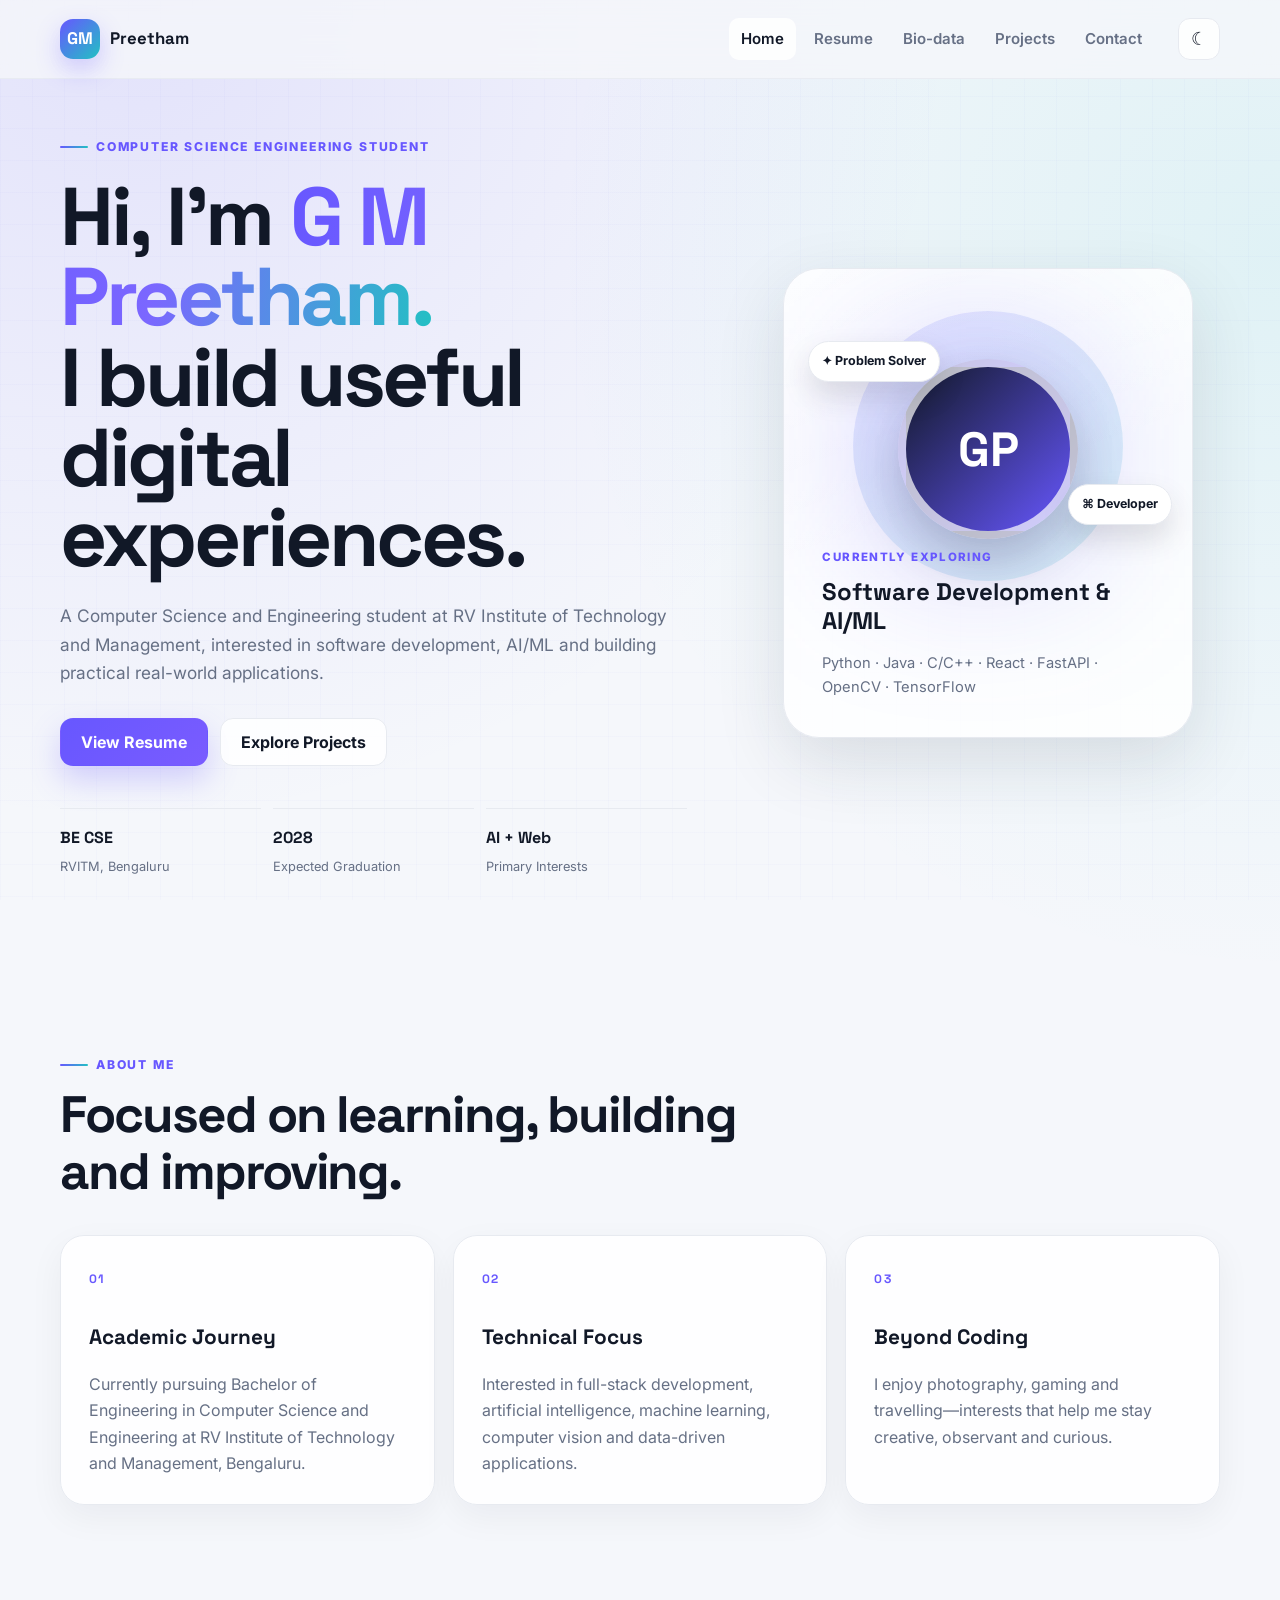
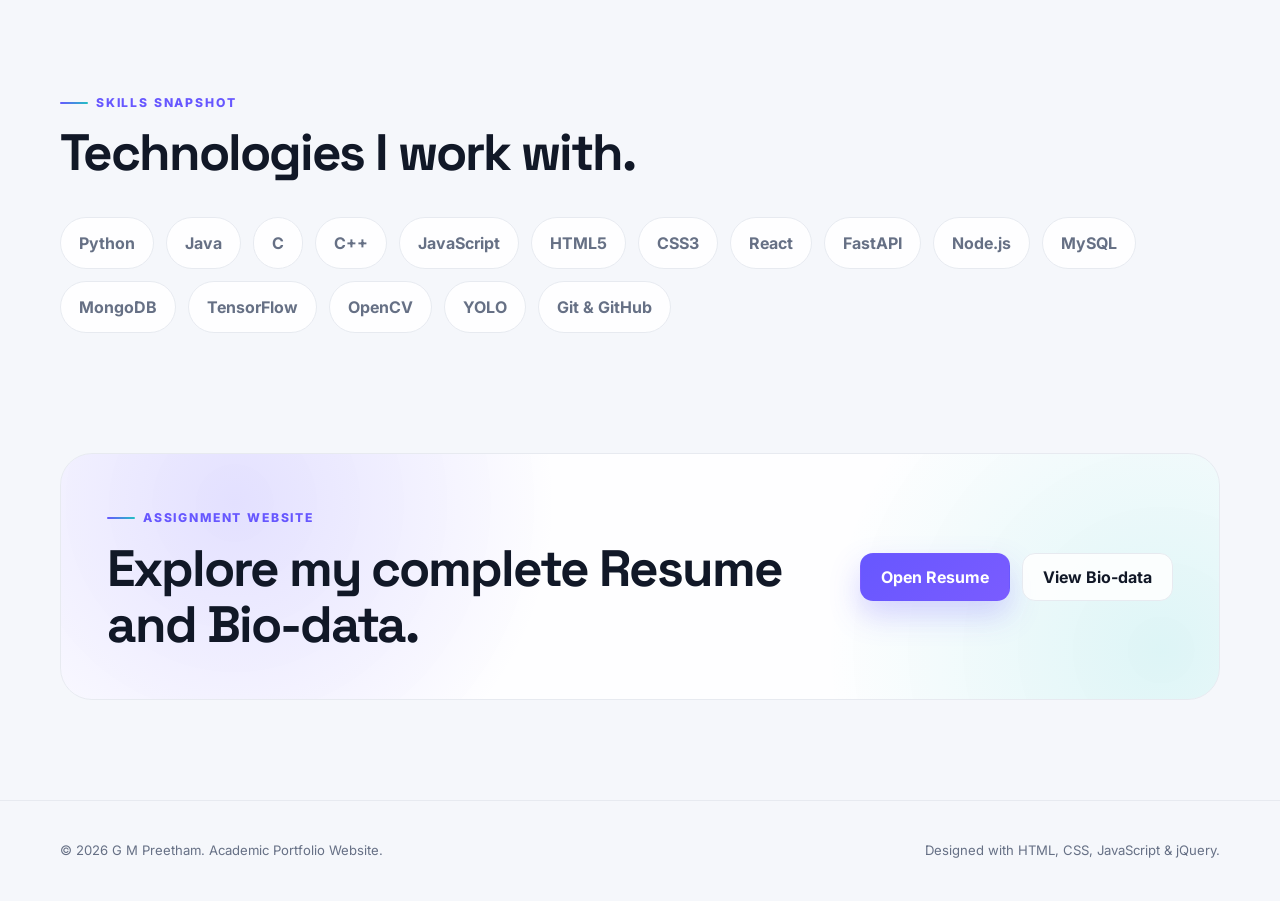
<file: index.html>
<!DOCTYPE html>
<html lang="en">
<head>
  <meta charset="UTF-8">
  <meta name="viewport" content="width=device-width, initial-scale=1.0">
  <meta name="description" content="Portfolio, Resume and Bio-data of G M Preetham, Computer Science Engineering student at RVITM.">
  <title>G M Preetham | Portfolio</title>

  <link rel="preconnect" href="https://fonts.googleapis.com">
  <link rel="preconnect" href="https://fonts.gstatic.com" crossorigin>
  <link href="https://fonts.googleapis.com/css2?family=Inter:wght@400;500;600;700;800&family=Space+Grotesk:wght@500;600;700&display=swap" rel="stylesheet">

  <link rel="stylesheet" href="style.css">
  <script src="https://code.jquery.com/jquery-3.7.1.min.js"></script>
</head>
<body>
  <div class="page-loader">
    <div class="loader-ring"></div>
  </div>

  <header class="site-header">
    <nav class="navbar container">
      <a class="brand" href="index.html">
        <span class="brand-mark">GM</span>
        <span>Preetham</span>
      </a>

      <button class="menu-toggle" aria-label="Open navigation menu" aria-expanded="false">
        <span></span><span></span><span></span>
      </button>

      <div class="nav-links">
        <a class="active" href="index.html">Home</a>
        <a href="resume.html">Resume</a>
        <a href="biodata.html">Bio-data</a>
        <a href="projects.html">Projects</a>
        <a href="contact.html">Contact</a>
      </div>

      <button class="theme-toggle" aria-label="Toggle dark mode">☾</button>
    </nav>
  </header>

  <main>
    <section class="hero container">
      <div class="hero-copy reveal">
        <span class="eyebrow">COMPUTER SCIENCE ENGINEERING STUDENT</span>
        <h1>Hi, I’m <span>G M Preetham.</span><br>I build useful digital experiences.</h1>
        <p>
          A Computer Science and Engineering student at RV Institute of Technology and Management,
          interested in software development, AI/ML and building practical real-world applications.
        </p>

        <div class="hero-actions">
          <a class="btn primary" href="resume.html">View Resume</a>
          <a class="btn secondary" href="projects.html">Explore Projects</a>
        </div>

        <div class="hero-meta">
          <div>
            <strong>BE CSE</strong>
            <span>RVITM, Bengaluru</span>
          </div>
          <div>
            <strong>2028</strong>
            <span>Expected Graduation</span>
          </div>
          <div>
            <strong>AI + Web</strong>
            <span>Primary Interests</span>
          </div>
        </div>
      </div>

      <div class="hero-visual reveal">
        <div class="profile-card">
          <div class="profile-glow"></div>
          <div class="avatar">GP</div>
          <div class="profile-card-content">
            <p class="small-label">CURRENTLY EXPLORING</p>
            <h2>Software Development & AI/ML</h2>
            <p>Python · Java · C/C++ · React · FastAPI · OpenCV · TensorFlow</p>
          </div>
          <div class="floating-chip chip-one">✦ Problem Solver</div>
          <div class="floating-chip chip-two">⌘ Developer</div>
        </div>
      </div>
    </section>

    <section class="section container">
      <div class="section-heading reveal">
        <span class="eyebrow">ABOUT ME</span>
        <h2>Focused on learning, building and improving.</h2>
      </div>

      <div class="about-grid">
        <article class="glass-card reveal">
          <span class="card-number">01</span>
          <h3>Academic Journey</h3>
          <p>
            Currently pursuing Bachelor of Engineering in Computer Science and Engineering at
            RV Institute of Technology and Management, Bengaluru.
          </p>
        </article>

        <article class="glass-card reveal">
          <span class="card-number">02</span>
          <h3>Technical Focus</h3>
          <p>
            Interested in full-stack development, artificial intelligence, machine learning,
            computer vision and data-driven applications.
          </p>
        </article>

        <article class="glass-card reveal">
          <span class="card-number">03</span>
          <h3>Beyond Coding</h3>
          <p>
            I enjoy photography, gaming and travelling—interests that help me stay creative,
            observant and curious.
          </p>
        </article>
      </div>
    </section>

    <section class="section container">
      <div class="section-heading reveal">
        <span class="eyebrow">SKILLS SNAPSHOT</span>
        <h2>Technologies I work with.</h2>
      </div>

      <div class="skill-cloud reveal">
        <span>Python</span><span>Java</span><span>C</span><span>C++</span>
        <span>JavaScript</span><span>HTML5</span><span>CSS3</span><span>React</span>
        <span>FastAPI</span><span>Node.js</span><span>MySQL</span><span>MongoDB</span>
        <span>TensorFlow</span><span>OpenCV</span><span>YOLO</span><span>Git & GitHub</span>
      </div>
    </section>

    <section class="cta-section container reveal">
      <div>
        <span class="eyebrow">ASSIGNMENT WEBSITE</span>
        <h2>Explore my complete Resume and Bio-data.</h2>
      </div>
      <div class="cta-buttons">
        <a class="btn primary" href="resume.html">Open Resume</a>
        <a class="btn secondary" href="biodata.html">View Bio-data</a>
      </div>
    </section>
  </main>

  <footer class="footer">
    <div class="container footer-inner">
      <p>© <span id="year"></span> G M Preetham. Academic Portfolio Website.</p>
      <p>Designed with HTML, CSS, JavaScript & jQuery.</p>
    </div>
  </footer>

  <button id="backToTop" aria-label="Back to top">↑</button>
  <script src="script.js"></script>
</body>
</html>
</file>
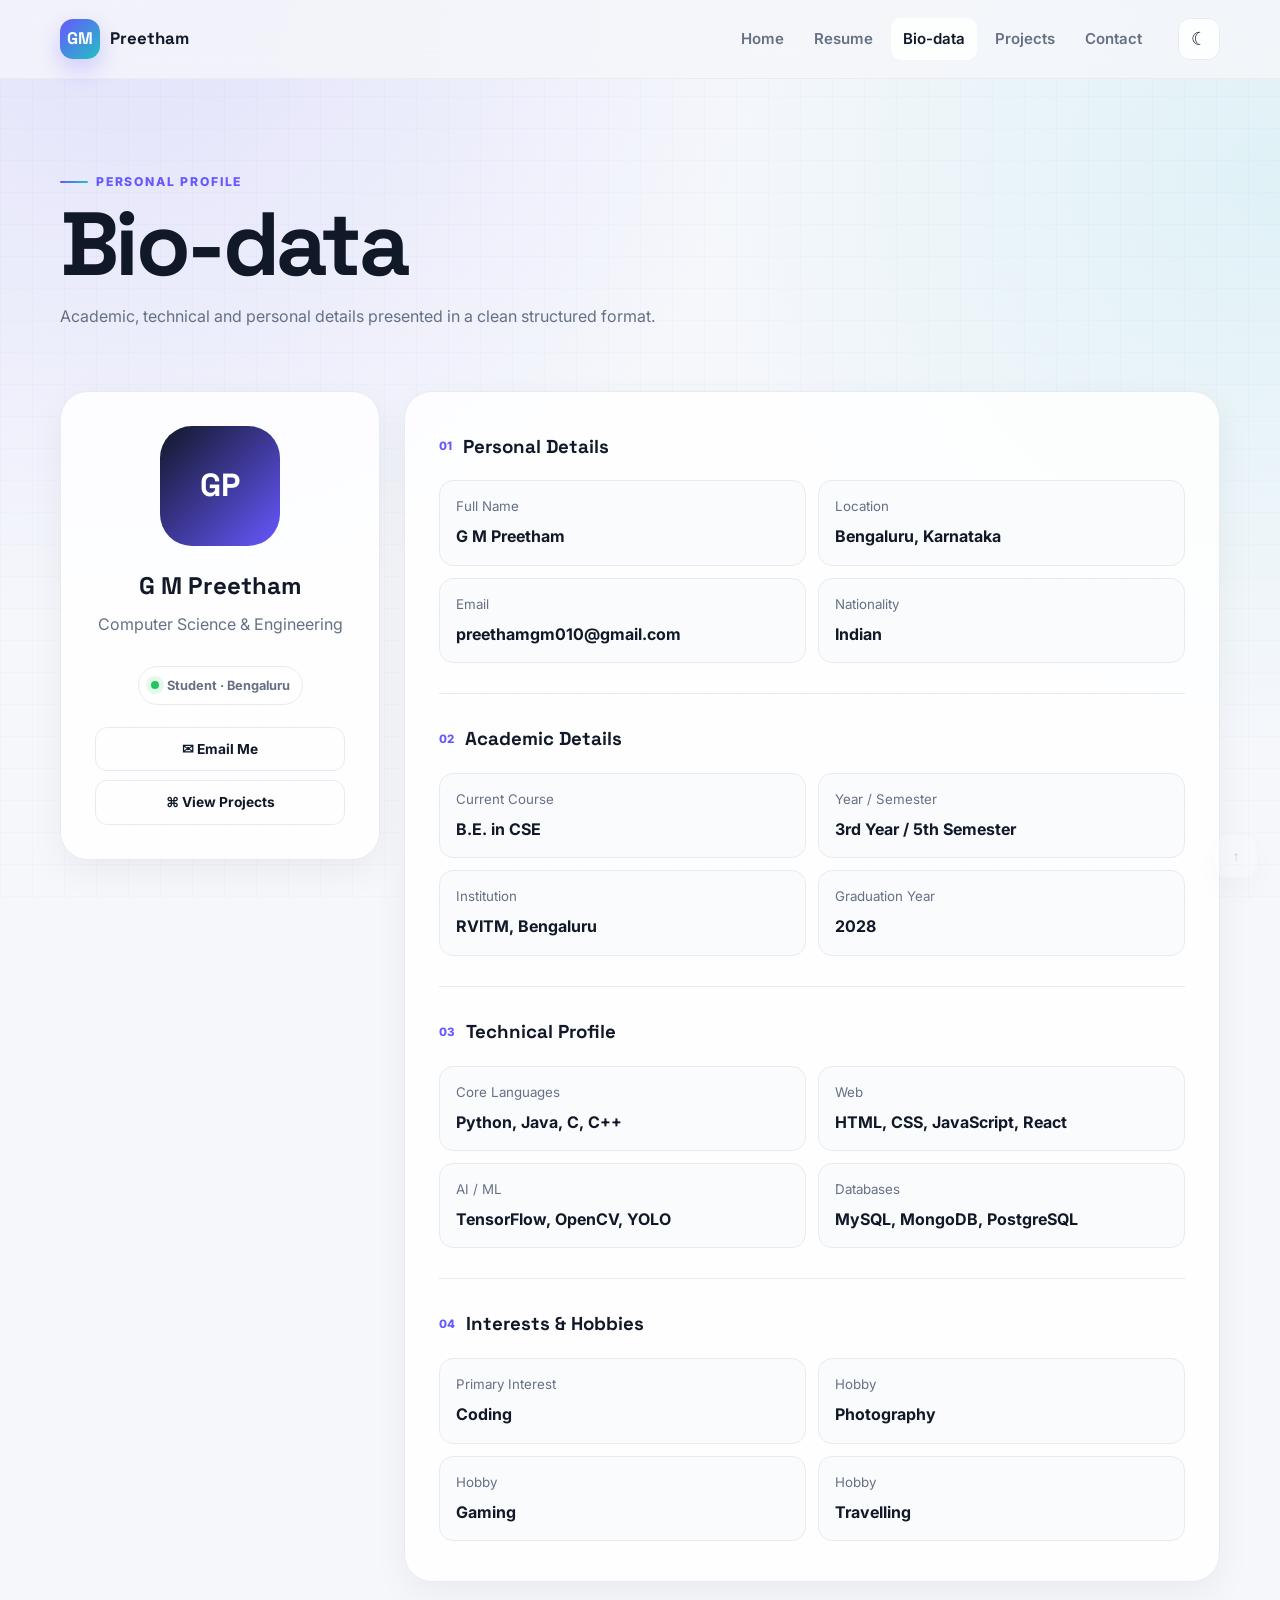
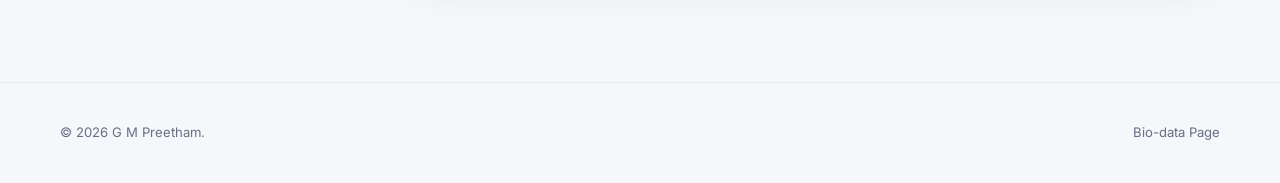
<file: biodata.html>
<!DOCTYPE html>
<html lang="en">
<head>
  <meta charset="UTF-8">
  <meta name="viewport" content="width=device-width, initial-scale=1.0">
  <title>Bio-data | G M Preetham</title>
  <link rel="preconnect" href="https://fonts.googleapis.com">
  <link rel="preconnect" href="https://fonts.gstatic.com" crossorigin>
  <link href="https://fonts.googleapis.com/css2?family=Inter:wght@400;500;600;700;800&family=Space+Grotesk:wght@500;600;700&display=swap" rel="stylesheet">
  <link rel="stylesheet" href="style.css">
  <script src="https://code.jquery.com/jquery-3.7.1.min.js"></script>
</head>
<body>
  <div class="page-loader"><div class="loader-ring"></div></div>

  <header class="site-header">
    <nav class="navbar container">
      <a class="brand" href="index.html"><span class="brand-mark">GM</span><span>Preetham</span></a>
      <button class="menu-toggle" aria-label="Open navigation menu"><span></span><span></span><span></span></button>
      <div class="nav-links">
        <a href="index.html">Home</a><a href="resume.html">Resume</a>
        <a class="active" href="biodata.html">Bio-data</a><a href="projects.html">Projects</a><a href="contact.html">Contact</a>
      </div>
      <button class="theme-toggle" aria-label="Toggle dark mode">☾</button>
    </nav>
  </header>

  <main class="container inner-page">
    <section class="page-hero reveal">
      <div>
        <span class="eyebrow">PERSONAL PROFILE</span>
        <h1>Bio-data</h1>
        <p>Academic, technical and personal details presented in a clean structured format.</p>
      </div>
    </section>

    <section class="bio-layout">
      <aside class="bio-profile-card reveal">
        <div class="bio-avatar">GP</div>
        <h2>G M Preetham</h2>
        <p>Computer Science & Engineering</p>
        <div class="status-pill"><span></span> Student · Bengaluru</div>
        <div class="bio-quick">
          <a href="mailto:preethamgm010@gmail.com">✉ Email Me</a>
          <a href="projects.html">⌘ View Projects</a>
        </div>
      </aside>

      <div class="bio-details reveal">
        <div class="bio-section">
          <div class="bio-section-title">
            <span>01</span><h3>Personal Details</h3>
          </div>
          <div class="bio-grid">
            <div><small>Full Name</small><strong>G M Preetham</strong></div>
            <div><small>Location</small><strong>Bengaluru, Karnataka</strong></div>
            <div><small>Email</small><strong>preethamgm010@gmail.com</strong></div>
            <div><small>Nationality</small><strong>Indian</strong></div>
          </div>
        </div>

        <div class="bio-section">
          <div class="bio-section-title">
            <span>02</span><h3>Academic Details</h3>
          </div>
          <div class="bio-grid">
            <div><small>Current Course</small><strong>B.E. in CSE</strong></div>
            <div><small>Year / Semester</small><strong>3rd Year / 5th Semester</strong></div>
            <div><small>Institution</small><strong>RVITM, Bengaluru</strong></div>
            <div><small>Graduation Year</small><strong>2028</strong></div>
          </div>
        </div>

        <div class="bio-section">
          <div class="bio-section-title">
            <span>03</span><h3>Technical Profile</h3>
          </div>
          <div class="bio-grid">
            <div><small>Core Languages</small><strong>Python, Java, C, C++</strong></div>
            <div><small>Web</small><strong>HTML, CSS, JavaScript, React</strong></div>
            <div><small>AI / ML</small><strong>TensorFlow, OpenCV, YOLO</strong></div>
            <div><small>Databases</small><strong>MySQL, MongoDB, PostgreSQL</strong></div>
          </div>
        </div>

        <div class="bio-section">
          <div class="bio-section-title">
            <span>04</span><h3>Interests & Hobbies</h3>
          </div>
          <div class="bio-grid">
            <div><small>Primary Interest</small><strong>Coding</strong></div>
            <div><small>Hobby</small><strong>Photography</strong></div>
            <div><small>Hobby</small><strong>Gaming</strong></div>
            <div><small>Hobby</small><strong>Travelling</strong></div>
          </div>
        </div>
      </div>
    </section>
  </main>

  <footer class="footer">
    <div class="container footer-inner">
      <p>© <span id="year"></span> G M Preetham.</p><p>Bio-data Page</p>
    </div>
  </footer>
  <button id="backToTop" aria-label="Back to top">↑</button>
  <script src="script.js"></script>
</body>
</html>
</file>
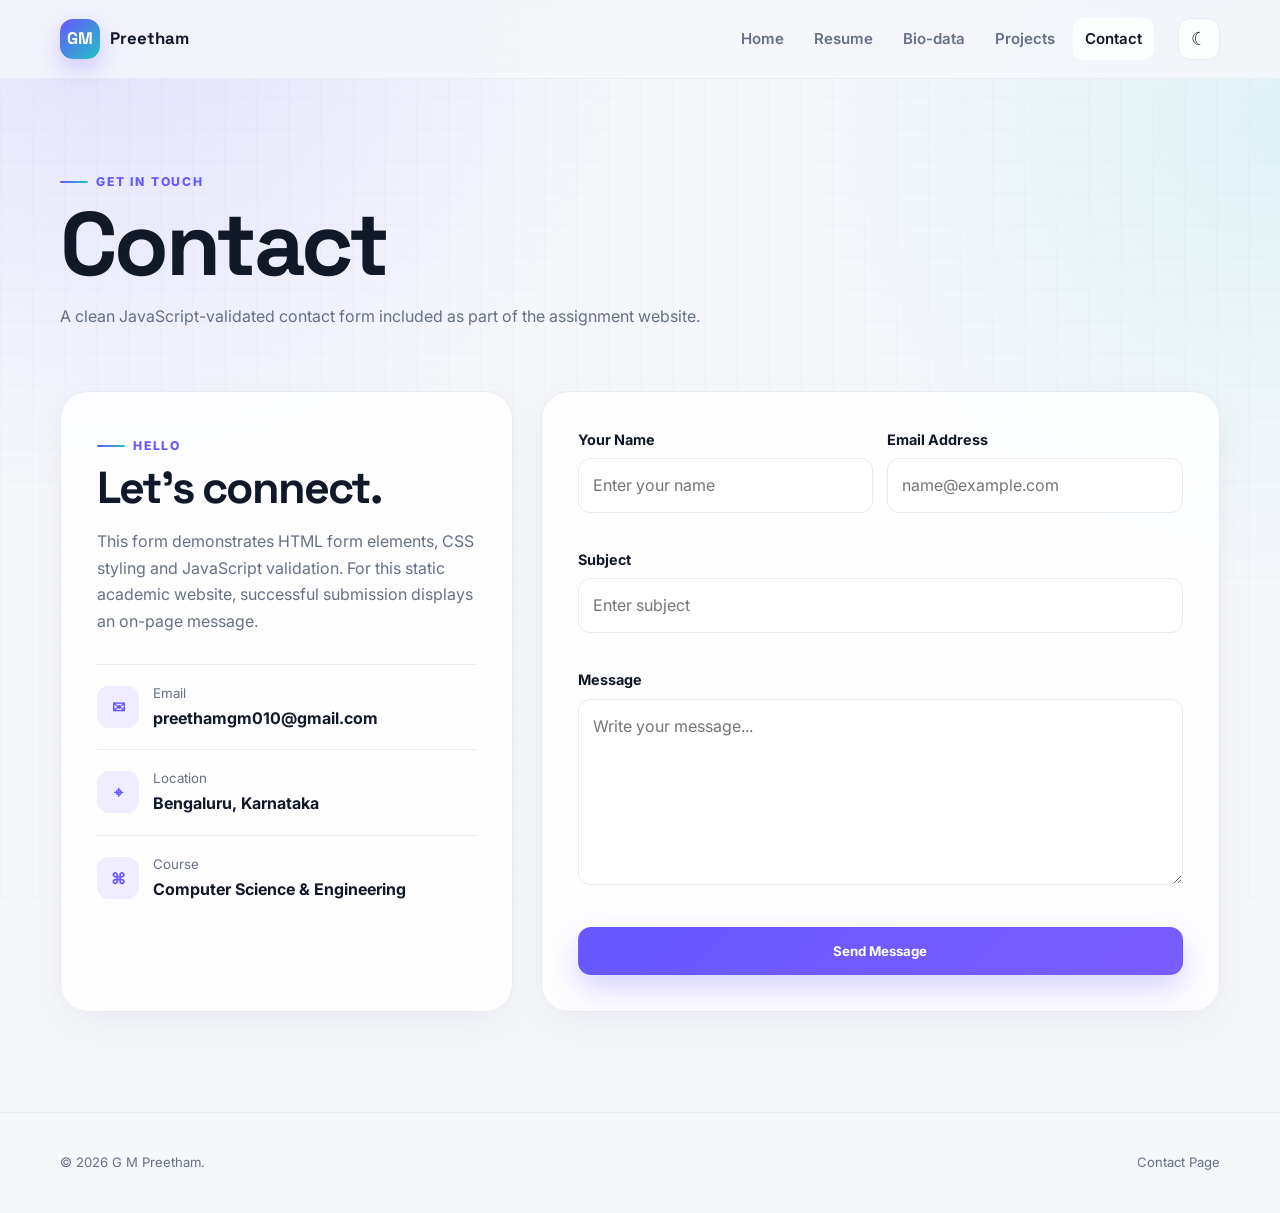
<file: contact.html>
<!DOCTYPE html>
<html lang="en">
<head>
  <meta charset="UTF-8">
  <meta name="viewport" content="width=device-width, initial-scale=1.0">
  <title>Contact | G M Preetham</title>
  <link rel="preconnect" href="https://fonts.googleapis.com">
  <link rel="preconnect" href="https://fonts.gstatic.com" crossorigin>
  <link href="https://fonts.googleapis.com/css2?family=Inter:wght@400;500;600;700;800&family=Space+Grotesk:wght@500;600;700&display=swap" rel="stylesheet">
  <link rel="stylesheet" href="style.css">
  <script src="https://code.jquery.com/jquery-3.7.1.min.js"></script>
</head>
<body>
  <div class="page-loader"><div class="loader-ring"></div></div>

  <header class="site-header">
    <nav class="navbar container">
      <a class="brand" href="index.html"><span class="brand-mark">GM</span><span>Preetham</span></a>
      <button class="menu-toggle" aria-label="Open navigation menu"><span></span><span></span><span></span></button>
      <div class="nav-links">
        <a href="index.html">Home</a><a href="resume.html">Resume</a><a href="biodata.html">Bio-data</a>
        <a href="projects.html">Projects</a><a class="active" href="contact.html">Contact</a>
      </div>
      <button class="theme-toggle" aria-label="Toggle dark mode">☾</button>
    </nav>
  </header>

  <main class="container inner-page">
    <section class="page-hero reveal">
      <div>
        <span class="eyebrow">GET IN TOUCH</span>
        <h1>Contact</h1>
        <p>A clean JavaScript-validated contact form included as part of the assignment website.</p>
      </div>
    </section>

    <section class="contact-layout">
      <div class="contact-copy reveal">
        <span class="eyebrow">HELLO</span>
        <h2>Let’s connect.</h2>
        <p>
          This form demonstrates HTML form elements, CSS styling and JavaScript validation.
          For this static academic website, successful submission displays an on-page message.
        </p>

        <div class="contact-detail">
          <span>✉</span>
          <div><small>Email</small><strong>preethamgm010@gmail.com</strong></div>
        </div>
        <div class="contact-detail">
          <span>⌖</span>
          <div><small>Location</small><strong>Bengaluru, Karnataka</strong></div>
        </div>
        <div class="contact-detail">
          <span>⌘</span>
          <div><small>Course</small><strong>Computer Science & Engineering</strong></div>
        </div>
      </div>

      <form id="contactForm" class="contact-form reveal" novalidate>
        <div class="form-row">
          <div class="form-group">
            <label for="name">Your Name</label>
            <input id="name" name="name" type="text" placeholder="Enter your name">
            <small class="error"></small>
          </div>
          <div class="form-group">
            <label for="email">Email Address</label>
            <input id="email" name="email" type="email" placeholder="name@example.com">
            <small class="error"></small>
          </div>
        </div>

        <div class="form-group">
          <label for="subject">Subject</label>
          <input id="subject" name="subject" type="text" placeholder="Enter subject">
          <small class="error"></small>
        </div>

        <div class="form-group">
          <label for="message">Message</label>
          <textarea id="message" name="message" rows="6" placeholder="Write your message..."></textarea>
          <small class="error"></small>
        </div>

        <button class="btn primary full" type="submit">Send Message</button>
        <div id="successMessage" class="success-message">
          ✓ Form validated successfully. Thank you!
        </div>
      </form>
    </section>
  </main>

  <footer class="footer">
    <div class="container footer-inner">
      <p>© <span id="year"></span> G M Preetham.</p><p>Contact Page</p>
    </div>
  </footer>
  <button id="backToTop" aria-label="Back to top">↑</button>
  <script src="script.js"></script>
</body>
</html>
</file>
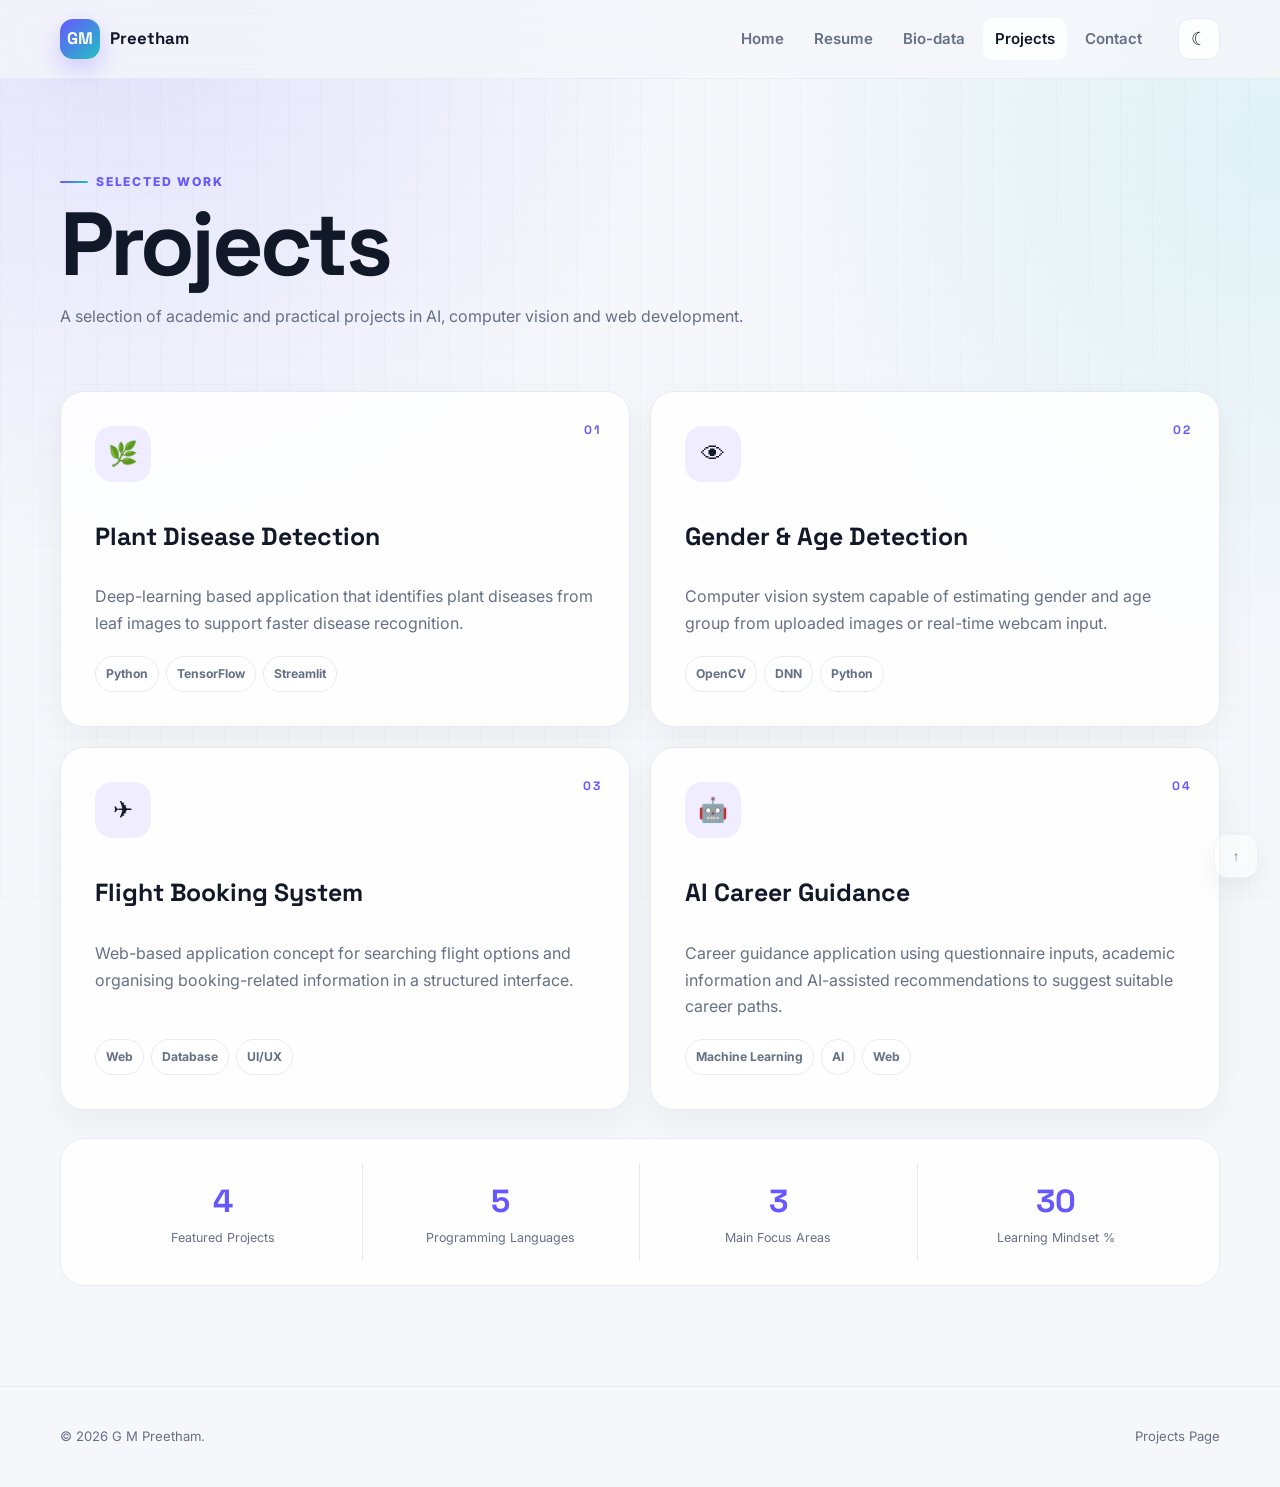
<file: projects.html>
<!DOCTYPE html>
<html lang="en">
<head>
  <meta charset="UTF-8">
  <meta name="viewport" content="width=device-width, initial-scale=1.0">
  <title>Projects | G M Preetham</title>
  <link rel="preconnect" href="https://fonts.googleapis.com">
  <link rel="preconnect" href="https://fonts.gstatic.com" crossorigin>
  <link href="https://fonts.googleapis.com/css2?family=Inter:wght@400;500;600;700;800&family=Space+Grotesk:wght@500;600;700&display=swap" rel="stylesheet">
  <link rel="stylesheet" href="style.css">
  <script src="https://code.jquery.com/jquery-3.7.1.min.js"></script>
</head>
<body>
  <div class="page-loader"><div class="loader-ring"></div></div>

  <header class="site-header">
    <nav class="navbar container">
      <a class="brand" href="index.html"><span class="brand-mark">GM</span><span>Preetham</span></a>
      <button class="menu-toggle" aria-label="Open navigation menu"><span></span><span></span><span></span></button>
      <div class="nav-links">
        <a href="index.html">Home</a><a href="resume.html">Resume</a><a href="biodata.html">Bio-data</a>
        <a class="active" href="projects.html">Projects</a><a href="contact.html">Contact</a>
      </div>
      <button class="theme-toggle" aria-label="Toggle dark mode">☾</button>
    </nav>
  </header>

  <main class="container inner-page">
    <section class="page-hero reveal">
      <div>
        <span class="eyebrow">SELECTED WORK</span>
        <h1>Projects</h1>
        <p>A selection of academic and practical projects in AI, computer vision and web development.</p>
      </div>
    </section>

    <section class="project-grid">
      <article class="project-card reveal">
        <div class="project-icon">🌿</div>
        <span class="project-no">01</span>
        <h2>Plant Disease Detection</h2>
        <p>
          Deep-learning based application that identifies plant diseases from leaf images
          to support faster disease recognition.
        </p>
        <div class="project-stack"><span>Python</span><span>TensorFlow</span><span>Streamlit</span></div>
      </article>

      <article class="project-card reveal">
        <div class="project-icon">👁</div>
        <span class="project-no">02</span>
        <h2>Gender & Age Detection</h2>
        <p>
          Computer vision system capable of estimating gender and age group from uploaded
          images or real-time webcam input.
        </p>
        <div class="project-stack"><span>OpenCV</span><span>DNN</span><span>Python</span></div>
      </article>

      <article class="project-card reveal">
        <div class="project-icon">✈</div>
        <span class="project-no">03</span>
        <h2>Flight Booking System</h2>
        <p>
          Web-based application concept for searching flight options and organising
          booking-related information in a structured interface.
        </p>
        <div class="project-stack"><span>Web</span><span>Database</span><span>UI/UX</span></div>
      </article>

      <article class="project-card reveal">
        <div class="project-icon">🤖</div>
        <span class="project-no">04</span>
        <h2>AI Career Guidance</h2>
        <p>
          Career guidance application using questionnaire inputs, academic information
          and AI-assisted recommendations to suggest suitable career paths.
        </p>
        <div class="project-stack"><span>Machine Learning</span><span>AI</span><span>Web</span></div>
      </article>
    </section>

    <section class="stats-strip reveal">
      <div><strong class="counter" data-target="4">0</strong><span>Featured Projects</span></div>
      <div><strong class="counter" data-target="5">0</strong><span>Programming Languages</span></div>
      <div><strong class="counter" data-target="3">0</strong><span>Main Focus Areas</span></div>
      <div><strong class="counter" data-target="100">0</strong><span>Learning Mindset %</span></div>
    </section>
  </main>

  <footer class="footer">
    <div class="container footer-inner">
      <p>© <span id="year"></span> G M Preetham.</p><p>Projects Page</p>
    </div>
  </footer>
  <button id="backToTop" aria-label="Back to top">↑</button>
  <script src="script.js"></script>
</body>
</html>
</file>
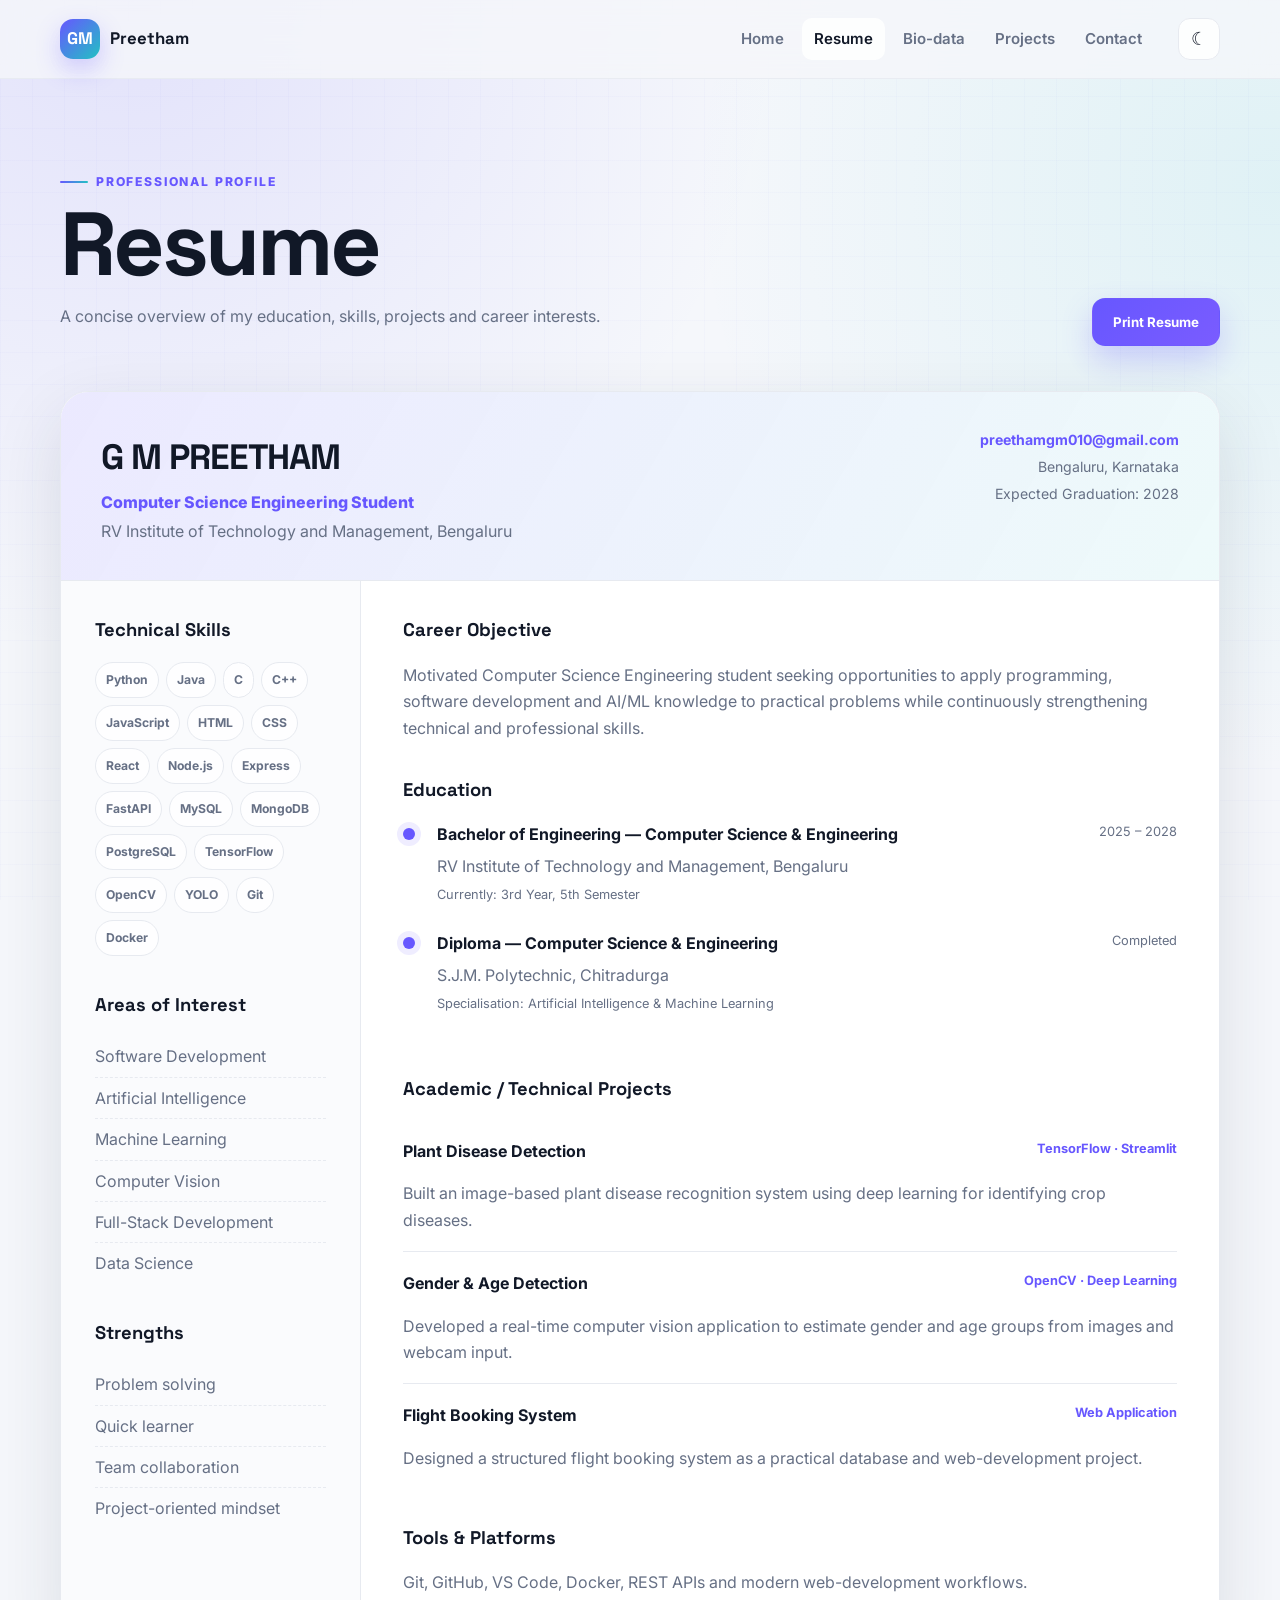
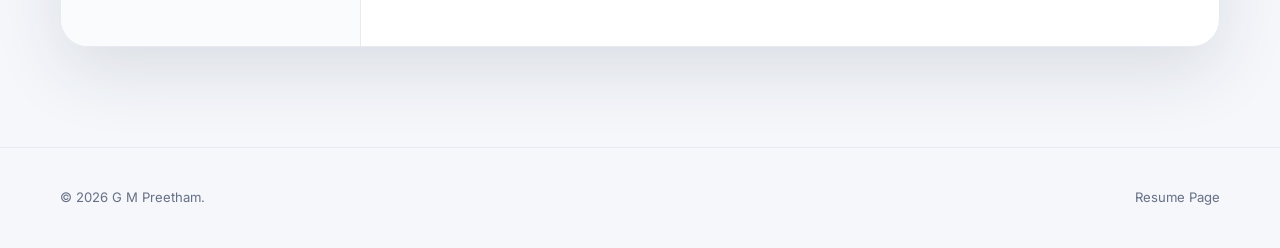
<file: resume.html>
<!DOCTYPE html>
<html lang="en">
<head>
  <meta charset="UTF-8">
  <meta name="viewport" content="width=device-width, initial-scale=1.0">
  <title>Resume | G M Preetham</title>
  <link rel="preconnect" href="https://fonts.googleapis.com">
  <link rel="preconnect" href="https://fonts.gstatic.com" crossorigin>
  <link href="https://fonts.googleapis.com/css2?family=Inter:wght@400;500;600;700;800&family=Space+Grotesk:wght@500;600;700&display=swap" rel="stylesheet">
  <link rel="stylesheet" href="style.css">
  <script src="https://code.jquery.com/jquery-3.7.1.min.js"></script>
</head>
<body>
  <div class="page-loader"><div class="loader-ring"></div></div>

  <header class="site-header">
    <nav class="navbar container">
      <a class="brand" href="index.html"><span class="brand-mark">GM</span><span>Preetham</span></a>
      <button class="menu-toggle" aria-label="Open navigation menu"><span></span><span></span><span></span></button>
      <div class="nav-links">
        <a href="index.html">Home</a><a class="active" href="resume.html">Resume</a>
        <a href="biodata.html">Bio-data</a><a href="projects.html">Projects</a><a href="contact.html">Contact</a>
      </div>
      <button class="theme-toggle" aria-label="Toggle dark mode">☾</button>
    </nav>
  </header>

  <main class="container inner-page">
    <section class="page-hero reveal">
      <div>
        <span class="eyebrow">PROFESSIONAL PROFILE</span>
        <h1>Resume</h1>
        <p>A concise overview of my education, skills, projects and career interests.</p>
      </div>
      <button class="btn primary print-btn" onclick="window.print()">Print Resume</button>
    </section>

    <section class="resume-sheet reveal">
      <div class="resume-top">
        <div>
          <h2>G M PREETHAM</h2>
          <p class="resume-role">Computer Science Engineering Student</p>
          <p>RV Institute of Technology and Management, Bengaluru</p>
        </div>
        <div class="resume-contact">
          <a href="mailto:preethamgm010@gmail.com">preethamgm010@gmail.com</a>
          <span>Bengaluru, Karnataka</span>
          <span>Expected Graduation: 2028</span>
        </div>
      </div>

      <div class="resume-layout">
        <aside class="resume-sidebar">
          <div class="resume-section">
            <h3>Technical Skills</h3>
            <div class="resume-tags">
              <span>Python</span><span>Java</span><span>C</span><span>C++</span>
              <span>JavaScript</span><span>HTML</span><span>CSS</span><span>React</span>
              <span>Node.js</span><span>Express</span><span>FastAPI</span>
              <span>MySQL</span><span>MongoDB</span><span>PostgreSQL</span>
              <span>TensorFlow</span><span>OpenCV</span><span>YOLO</span>
              <span>Git</span><span>Docker</span>
            </div>
          </div>

          <div class="resume-section">
            <h3>Areas of Interest</h3>
            <ul class="clean-list">
              <li>Software Development</li>
              <li>Artificial Intelligence</li>
              <li>Machine Learning</li>
              <li>Computer Vision</li>
              <li>Full-Stack Development</li>
              <li>Data Science</li>
            </ul>
          </div>

          <div class="resume-section">
            <h3>Strengths</h3>
            <ul class="clean-list">
              <li>Problem solving</li>
              <li>Quick learner</li>
              <li>Team collaboration</li>
              <li>Project-oriented mindset</li>
            </ul>
          </div>
        </aside>

        <div class="resume-main">
          <div class="resume-section">
            <h3>Career Objective</h3>
            <p>
              Motivated Computer Science Engineering student seeking opportunities to apply
              programming, software development and AI/ML knowledge to practical problems while
              continuously strengthening technical and professional skills.
            </p>
          </div>

          <div class="resume-section">
            <h3>Education</h3>
            <div class="timeline-item">
              <div class="timeline-dot"></div>
              <div>
                <div class="timeline-title">
                  <strong>Bachelor of Engineering — Computer Science & Engineering</strong>
                  <span>2025 – 2028</span>
                </div>
                <p>RV Institute of Technology and Management, Bengaluru</p>
                <small>Currently: 3rd Year, 5th Semester</small>
              </div>
            </div>
            <div class="timeline-item">
              <div class="timeline-dot"></div>
              <div>
                <div class="timeline-title">
                  <strong>Diploma — Computer Science & Engineering</strong>
                  <span>Completed</span>
                </div>
                <p>S.J.M. Polytechnic, Chitradurga</p>
                <small>Specialisation: Artificial Intelligence & Machine Learning</small>
              </div>
            </div>
          </div>

          <div class="resume-section">
            <h3>Academic / Technical Projects</h3>
            <div class="project-resume">
              <div class="project-resume-head">
                <strong>Plant Disease Detection</strong>
                <span>TensorFlow · Streamlit</span>
              </div>
              <p>Built an image-based plant disease recognition system using deep learning for identifying crop diseases.</p>
            </div>

            <div class="project-resume">
              <div class="project-resume-head">
                <strong>Gender & Age Detection</strong>
                <span>OpenCV · Deep Learning</span>
              </div>
              <p>Developed a real-time computer vision application to estimate gender and age groups from images and webcam input.</p>
            </div>

            <div class="project-resume">
              <div class="project-resume-head">
                <strong>Flight Booking System</strong>
                <span>Web Application</span>
              </div>
              <p>Designed a structured flight booking system as a practical database and web-development project.</p>
            </div>
          </div>

          <div class="resume-section">
            <h3>Tools & Platforms</h3>
            <p>Git, GitHub, VS Code, Docker, REST APIs and modern web-development workflows.</p>
          </div>
        </div>
      </div>
    </section>
  </main>

  <footer class="footer">
    <div class="container footer-inner">
      <p>© <span id="year"></span> G M Preetham.</p><p>Resume Page</p>
    </div>
  </footer>
  <button id="backToTop" aria-label="Back to top">↑</button>
  <script src="script.js"></script>
</body>
</html>
</file>
<file: style.css>
:root {
  --bg: #f5f7fb;
  --surface: rgba(255, 255, 255, 0.84);
  --surface-solid: #ffffff;
  --text: #111827;
  --muted: #667085;
  --line: #e7eaf0;
  --brand: #6757ff;
  --brand-2: #22c1c3;
  --brand-soft: #efedff;
  --shadow: 0 24px 70px rgba(30, 41, 59, 0.12);
  --radius: 24px;
}

body.dark {
  --bg: #0b1020;
  --surface: rgba(18, 24, 43, 0.86);
  --surface-solid: #12182b;
  --text: #edf1ff;
  --muted: #9ba7bd;
  --line: #26304a;
  --brand-soft: #231f4a;
  --shadow: 0 24px 70px rgba(0, 0, 0, 0.35);
}

* {
  box-sizing: border-box;
}

html {
  scroll-behavior: smooth;
}

body {
  margin: 0;
  background:
    radial-gradient(circle at 10% 0%, rgba(103, 87, 255, 0.13), transparent 30%),
    radial-gradient(circle at 100% 10%, rgba(34, 193, 195, 0.10), transparent 28%),
    var(--bg);
  color: var(--text);
  font-family: "Inter", sans-serif;
  line-height: 1.65;
  transition: background .3s ease, color .3s ease;
}

body::before {
  content: "";
  position: fixed;
  inset: 0;
  z-index: -1;
  background-image:
    linear-gradient(rgba(99,102,241,.025) 1px, transparent 1px),
    linear-gradient(90deg, rgba(99,102,241,.025) 1px, transparent 1px);
  background-size: 32px 32px;
  pointer-events: none;
}

a {
  color: inherit;
}

.container {
  width: min(1160px, calc(100% - 40px));
  margin: 0 auto;
}

.site-header {
  position: sticky;
  top: 0;
  z-index: 100;
  backdrop-filter: blur(18px);
  background: color-mix(in srgb, var(--bg) 80%, transparent);
  border-bottom: 1px solid color-mix(in srgb, var(--line) 80%, transparent);
}

.navbar {
  height: 78px;
  display: flex;
  align-items: center;
  gap: 24px;
}

.brand {
  display: flex;
  align-items: center;
  gap: 10px;
  font-family: "Space Grotesk", sans-serif;
  font-weight: 700;
  text-decoration: none;
  font-size: 1.05rem;
  margin-right: auto;
}

.brand-mark {
  width: 40px;
  height: 40px;
  display: grid;
  place-items: center;
  border-radius: 13px;
  color: #fff;
  background: linear-gradient(135deg, var(--brand), var(--brand-2));
  box-shadow: 0 10px 24px rgba(103,87,255,.28);
}

.nav-links {
  display: flex;
  gap: 6px;
  align-items: center;
}

.nav-links a {
  text-decoration: none;
  color: var(--muted);
  font-size: .94rem;
  font-weight: 600;
  padding: 9px 12px;
  border-radius: 10px;
  transition: .25s ease;
}

.nav-links a:hover,
.nav-links a.active {
  color: var(--text);
  background: var(--surface);
}

.theme-toggle,
.menu-toggle {
  border: 1px solid var(--line);
  background: var(--surface);
  color: var(--text);
  cursor: pointer;
}

.theme-toggle {
  width: 42px;
  height: 42px;
  border-radius: 12px;
  font-size: 1.15rem;
}

.menu-toggle {
  display: none;
  width: 44px;
  height: 42px;
  border-radius: 12px;
  align-items: center;
  justify-content: center;
  flex-direction: column;
  gap: 5px;
}

.menu-toggle span {
  width: 19px;
  height: 2px;
  background: var(--text);
  border-radius: 3px;
}

.hero {
  min-height: calc(100vh - 78px);
  display: grid;
  grid-template-columns: 1.15fr .85fr;
  align-items: center;
  gap: 70px;
  padding-top: 50px;
  padding-bottom: 80px;
}

.eyebrow {
  display: inline-flex;
  align-items: center;
  gap: 8px;
  color: var(--brand);
  font-size: .76rem;
  letter-spacing: .15em;
  font-weight: 800;
  text-transform: uppercase;
}

.eyebrow::before {
  content: "";
  width: 28px;
  height: 2px;
  background: linear-gradient(90deg, var(--brand), var(--brand-2));
  border-radius: 4px;
}

.hero h1,
.page-hero h1,
.section-heading h2,
.cta-section h2,
.contact-copy h2 {
  font-family: "Space Grotesk", sans-serif;
  letter-spacing: -.04em;
}

.hero h1 {
  font-size: clamp(3.1rem, 6.4vw, 6rem);
  line-height: .98;
  margin: 20px 0 24px;
  max-width: 820px;
}

.hero h1 span {
  background: linear-gradient(100deg, var(--brand), #7b67ff 45%, var(--brand-2));
  -webkit-background-clip: text;
  color: transparent;
}

.hero-copy > p {
  color: var(--muted);
  font-size: 1.08rem;
  max-width: 690px;
}

.hero-actions,
.cta-buttons {
  display: flex;
  gap: 12px;
  flex-wrap: wrap;
  margin-top: 30px;
}

.btn {
  display: inline-flex;
  align-items: center;
  justify-content: center;
  min-height: 48px;
  padding: 0 20px;
  border-radius: 13px;
  text-decoration: none;
  font-weight: 700;
  border: 1px solid transparent;
  font-family: inherit;
  cursor: pointer;
  transition: transform .2s ease, box-shadow .2s ease, background .2s ease;
}

.btn:hover {
  transform: translateY(-2px);
}

.btn.primary {
  background: linear-gradient(135deg, var(--brand), #7a5cff);
  color: #fff;
  box-shadow: 0 14px 30px rgba(103,87,255,.25);
}

.btn.secondary {
  background: var(--surface);
  border-color: var(--line);
  color: var(--text);
}

.btn.full { width: 100%; }

.hero-meta {
  display: grid;
  grid-template-columns: repeat(3, 1fr);
  gap: 12px;
  margin-top: 42px;
  max-width: 680px;
}

.hero-meta div {
  border-top: 1px solid var(--line);
  padding-top: 16px;
}

.hero-meta strong,
.hero-meta span {
  display: block;
}

.hero-meta strong {
  font-family: "Space Grotesk";
  font-size: 1rem;
}

.hero-meta span {
  margin-top: 5px;
  color: var(--muted);
  font-size: .8rem;
}

.hero-visual {
  display: flex;
  justify-content: center;
}

.profile-card {
  width: min(410px, 100%);
  min-height: 470px;
  border: 1px solid var(--line);
  background:
    linear-gradient(160deg, rgba(255,255,255,.18), transparent 50%),
    var(--surface);
  box-shadow: var(--shadow);
  border-radius: 36px;
  padding: 38px;
  display: flex;
  flex-direction: column;
  justify-content: flex-end;
  position: relative;
  overflow: hidden;
}

.profile-card::before {
  content: "";
  position: absolute;
  width: 270px;
  height: 270px;
  border-radius: 50%;
  top: 42px;
  left: 50%;
  transform: translateX(-50%);
  background: linear-gradient(145deg, rgba(103,87,255,.14), rgba(34,193,195,.16));
}

.profile-glow {
  position: absolute;
  width: 190px;
  height: 190px;
  background: rgba(103,87,255,.34);
  filter: blur(80px);
  top: 90px;
  left: 100px;
}

.avatar,
.bio-avatar {
  display: grid;
  place-items: center;
  color: #fff;
  font-family: "Space Grotesk";
  font-weight: 800;
  background: linear-gradient(135deg, #111827, var(--brand));
}

.avatar {
  position: absolute;
  top: 90px;
  left: 50%;
  transform: translateX(-50%);
  width: 180px;
  height: 180px;
  border-radius: 50%;
  font-size: 3rem;
  border: 8px solid color-mix(in srgb, var(--surface-solid) 70%, transparent);
  box-shadow: 0 24px 50px rgba(0,0,0,.18);
}

.profile-card-content {
  position: relative;
  z-index: 2;
}

.small-label {
  font-size: .72rem;
  font-weight: 800;
  letter-spacing: .12em;
  color: var(--brand);
}

.profile-card h2 {
  font-family: "Space Grotesk";
  line-height: 1.2;
  margin: 7px 0 8px;
}

.profile-card-content > p:last-child {
  color: var(--muted);
  margin-bottom: 0;
  font-size: .92rem;
}

.floating-chip {
  position: absolute;
  background: var(--surface-solid);
  border: 1px solid var(--line);
  border-radius: 999px;
  padding: 9px 13px;
  box-shadow: 0 14px 30px rgba(0,0,0,.12);
  font-size: .78rem;
  font-weight: 700;
  z-index: 3;
}

.chip-one { top: 72px; left: 24px; }
.chip-two { top: 215px; right: 20px; }

.section {
  padding: 90px 0;
}

.section-heading {
  max-width: 760px;
  margin-bottom: 35px;
}

.section-heading h2,
.cta-section h2 {
  font-size: clamp(2.1rem, 4vw, 3.5rem);
  line-height: 1.1;
  margin: 12px 0 0;
}

.about-grid {
  display: grid;
  grid-template-columns: repeat(3, 1fr);
  gap: 18px;
}

.glass-card,
.project-card {
  background: var(--surface);
  border: 1px solid var(--line);
  border-radius: var(--radius);
  padding: 28px;
  box-shadow: 0 12px 35px rgba(15, 23, 42, .05);
  transition: transform .25s ease, box-shadow .25s ease;
}

.glass-card:hover,
.project-card:hover {
  transform: translateY(-6px);
  box-shadow: var(--shadow);
}

.card-number,
.project-no {
  font-family: "Space Grotesk";
  color: var(--brand);
  font-size: .76rem;
  font-weight: 800;
  letter-spacing: .12em;
}

.glass-card h3 {
  font-family: "Space Grotesk";
  font-size: 1.3rem;
  margin: 30px 0 8px;
}

.glass-card p,
.project-card p {
  color: var(--muted);
  margin-bottom: 0;
}

.skill-cloud {
  display: flex;
  flex-wrap: wrap;
  gap: 12px;
}

.skill-cloud span,
.resume-tags span,
.project-stack span {
  border: 1px solid var(--line);
  background: var(--surface);
  border-radius: 999px;
  font-weight: 700;
  color: var(--muted);
}

.skill-cloud span {
  padding: 12px 18px;
}

.skill-cloud span:hover {
  color: var(--brand);
  border-color: color-mix(in srgb, var(--brand) 40%, var(--line));
  transform: translateY(-2px);
}

.cta-section {
  margin-top: 30px;
  margin-bottom: 100px;
  border-radius: 32px;
  padding: 46px;
  border: 1px solid var(--line);
  background:
    radial-gradient(circle at 15% 20%, rgba(103,87,255,.18), transparent 32%),
    radial-gradient(circle at 95% 80%, rgba(34,193,195,.15), transparent 30%),
    var(--surface);
  display: flex;
  align-items: center;
  justify-content: space-between;
  gap: 30px;
}

.cta-buttons {
  margin-top: 0;
  flex-shrink: 0;
}

.inner-page {
  padding-top: 50px;
  padding-bottom: 100px;
}

.page-hero {
  display: flex;
  align-items: end;
  justify-content: space-between;
  gap: 30px;
  padding: 35px 0 45px;
}

.page-hero h1 {
  font-size: clamp(3.2rem, 7vw, 6.6rem);
  margin: 10px 0 8px;
  line-height: .95;
}

.page-hero p {
  color: var(--muted);
  max-width: 720px;
}

.resume-sheet {
  background: var(--surface-solid);
  border: 1px solid var(--line);
  border-radius: 28px;
  box-shadow: var(--shadow);
  overflow: hidden;
}

.resume-top {
  padding: 36px 40px;
  display: flex;
  justify-content: space-between;
  gap: 30px;
  background:
    linear-gradient(120deg, rgba(103,87,255,.13), rgba(34,193,195,.08)),
    var(--surface-solid);
  border-bottom: 1px solid var(--line);
}

.resume-top h2 {
  font-family: "Space Grotesk";
  font-size: 2.2rem;
  letter-spacing: -.03em;
  margin: 0;
}

.resume-top p {
  margin: 3px 0 0;
  color: var(--muted);
}

.resume-role {
  color: var(--brand) !important;
  font-weight: 800;
}

.resume-contact {
  text-align: right;
  display: flex;
  flex-direction: column;
  gap: 4px;
  color: var(--muted);
  font-size: .88rem;
}

.resume-contact a {
  color: var(--brand);
  text-decoration: none;
  font-weight: 700;
}

.resume-layout {
  display: grid;
  grid-template-columns: 300px 1fr;
}

.resume-sidebar {
  padding: 34px;
  background: color-mix(in srgb, var(--bg) 55%, var(--surface-solid));
  border-right: 1px solid var(--line);
}

.resume-main {
  padding: 34px 42px;
}

.resume-section {
  margin-bottom: 34px;
}

.resume-section:last-child {
  margin-bottom: 0;
}

.resume-section h3 {
  font-family: "Space Grotesk";
  margin: 0 0 16px;
  font-size: 1.15rem;
}

.resume-section p {
  color: var(--muted);
}

.resume-tags {
  display: flex;
  flex-wrap: wrap;
  gap: 7px;
}

.resume-tags span,
.project-stack span {
  padding: 7px 10px;
  font-size: .76rem;
}

.clean-list {
  list-style: none;
  padding: 0;
  margin: 0;
}

.clean-list li {
  padding: 7px 0;
  color: var(--muted);
  border-bottom: 1px dashed var(--line);
}

.clean-list li:last-child {
  border-bottom: 0;
}

.timeline-item {
  display: grid;
  grid-template-columns: 20px 1fr;
  gap: 14px;
  padding-bottom: 24px;
}

.timeline-dot {
  width: 12px;
  height: 12px;
  margin-top: 7px;
  background: var(--brand);
  border-radius: 50%;
  box-shadow: 0 0 0 6px var(--brand-soft);
}

.timeline-title {
  display: flex;
  justify-content: space-between;
  gap: 18px;
}

.timeline-title span,
.timeline-item small {
  color: var(--muted);
  font-size: .8rem;
}

.timeline-item p {
  margin: 5px 0 1px;
}

.project-resume {
  padding: 18px 0;
  border-bottom: 1px solid var(--line);
}

.project-resume:last-child { border-bottom: 0; }

.project-resume-head {
  display: flex;
  justify-content: space-between;
  gap: 15px;
}

.project-resume-head span {
  color: var(--brand);
  font-weight: 700;
  font-size: .8rem;
}

.project-resume p {
  margin-bottom: 0;
}

.bio-layout {
  display: grid;
  grid-template-columns: 320px 1fr;
  gap: 24px;
  align-items: start;
}

.bio-profile-card,
.bio-details {
  background: var(--surface);
  border: 1px solid var(--line);
  border-radius: 28px;
  box-shadow: 0 12px 35px rgba(15,23,42,.05);
}

.bio-profile-card {
  padding: 34px;
  text-align: center;
  position: sticky;
  top: 110px;
}

.bio-avatar {
  width: 120px;
  height: 120px;
  border-radius: 32px;
  margin: 0 auto 20px;
  font-size: 2rem;
}

.bio-profile-card h2 {
  font-family: "Space Grotesk";
  margin: 0;
}

.bio-profile-card > p {
  color: var(--muted);
  margin-top: 6px;
}

.status-pill {
  display: inline-flex;
  align-items: center;
  gap: 8px;
  border: 1px solid var(--line);
  background: var(--surface-solid);
  border-radius: 999px;
  padding: 8px 12px;
  color: var(--muted);
  font-size: .8rem;
  font-weight: 700;
  margin: 12px 0 22px;
}

.status-pill span {
  width: 8px;
  height: 8px;
  border-radius: 50%;
  background: #22c55e;
  box-shadow: 0 0 0 5px rgba(34,197,94,.12);
}

.bio-quick {
  display: grid;
  gap: 9px;
}

.bio-quick a {
  border: 1px solid var(--line);
  border-radius: 12px;
  padding: 10px;
  text-decoration: none;
  font-size: .86rem;
  font-weight: 700;
}

.bio-details {
  padding: 10px 34px;
}

.bio-section {
  padding: 30px 0;
  border-bottom: 1px solid var(--line);
}

.bio-section:last-child { border-bottom: 0; }

.bio-section-title {
  display: flex;
  align-items: center;
  gap: 11px;
  margin-bottom: 18px;
}

.bio-section-title span {
  color: var(--brand);
  font-weight: 800;
  font-size: .72rem;
}

.bio-section-title h3 {
  font-family: "Space Grotesk";
  margin: 0;
}

.bio-grid {
  display: grid;
  grid-template-columns: repeat(2, 1fr);
  gap: 12px;
}

.bio-grid > div {
  background: color-mix(in srgb, var(--bg) 55%, var(--surface-solid));
  border: 1px solid var(--line);
  border-radius: 14px;
  padding: 15px 16px;
}

.bio-grid small,
.bio-grid strong {
  display: block;
}

.bio-grid small {
  color: var(--muted);
  margin-bottom: 5px;
}

.project-grid {
  display: grid;
  grid-template-columns: repeat(2, 1fr);
  gap: 20px;
}

.project-card {
  position: relative;
  min-height: 320px;
  padding: 34px;
  display: flex;
  flex-direction: column;
}

.project-icon {
  width: 56px;
  height: 56px;
  display: grid;
  place-items: center;
  border-radius: 17px;
  background: var(--brand-soft);
  font-size: 1.5rem;
  margin-bottom: 35px;
}

.project-card .project-no {
  position: absolute;
  right: 28px;
  top: 28px;
}

.project-card h2 {
  font-family: "Space Grotesk";
  font-size: 1.55rem;
  margin: 0 0 10px;
}

.project-stack {
  display: flex;
  flex-wrap: wrap;
  gap: 7px;
  margin-top: auto;
  padding-top: 20px;
}

.stats-strip {
  margin-top: 28px;
  background: var(--surface);
  border: 1px solid var(--line);
  border-radius: 24px;
  padding: 24px;
  display: grid;
  grid-template-columns: repeat(4, 1fr);
}

.stats-strip div {
  text-align: center;
  padding: 12px;
  border-right: 1px solid var(--line);
}

.stats-strip div:last-child { border-right: 0; }

.stats-strip strong,
.stats-strip span {
  display: block;
}

.stats-strip strong {
  font-family: "Space Grotesk";
  font-size: 2rem;
  color: var(--brand);
}

.stats-strip span {
  color: var(--muted);
  font-size: .78rem;
}

.contact-layout {
  display: grid;
  grid-template-columns: .8fr 1.2fr;
  gap: 28px;
}

.contact-copy,
.contact-form {
  background: var(--surface);
  border: 1px solid var(--line);
  border-radius: 28px;
  padding: 36px;
  box-shadow: 0 12px 35px rgba(15,23,42,.05);
}

.contact-copy h2 {
  font-size: 2.8rem;
  line-height: 1;
  margin: 10px 0 18px;
}

.contact-copy > p {
  color: var(--muted);
  margin-bottom: 30px;
}

.contact-detail {
  display: flex;
  align-items: center;
  gap: 14px;
  border-top: 1px solid var(--line);
  padding: 18px 0;
}

.contact-detail > span {
  width: 42px;
  height: 42px;
  display: grid;
  place-items: center;
  border-radius: 12px;
  background: var(--brand-soft);
  color: var(--brand);
  font-weight: 800;
}

.contact-detail small,
.contact-detail strong {
  display: block;
}

.contact-detail small { color: var(--muted); }

.form-row {
  display: grid;
  grid-template-columns: 1fr 1fr;
  gap: 14px;
}

.form-group {
  margin-bottom: 17px;
}

.form-group label {
  display: block;
  font-weight: 700;
  margin-bottom: 7px;
  font-size: .9rem;
}

.form-group input,
.form-group textarea {
  width: 100%;
  border: 1px solid var(--line);
  background: var(--surface-solid);
  color: var(--text);
  border-radius: 12px;
  padding: 13px 14px;
  outline: none;
  font: inherit;
  transition: border .2s ease, box-shadow .2s ease;
}

.form-group textarea { resize: vertical; }

.form-group input:focus,
.form-group textarea:focus {
  border-color: var(--brand);
  box-shadow: 0 0 0 4px rgba(103,87,255,.10);
}

.form-group .error {
  display: block;
  color: #e11d48;
  min-height: 18px;
  padding-top: 3px;
}

.input-error {
  border-color: #e11d48 !important;
}

.success-message {
  display: none;
  margin-top: 15px;
  padding: 12px 14px;
  border-radius: 12px;
  background: rgba(34,197,94,.12);
  color: #16a34a;
  font-weight: 700;
}

.footer {
  border-top: 1px solid var(--line);
  padding: 26px 0;
  color: var(--muted);
  font-size: .82rem;
}

.footer-inner {
  display: flex;
  justify-content: space-between;
  gap: 20px;
}

#backToTop {
  position: fixed;
  right: 22px;
  bottom: 22px;
  width: 44px;
  height: 44px;
  border-radius: 13px;
  border: 1px solid var(--line);
  background: var(--surface-solid);
  color: var(--text);
  box-shadow: 0 12px 28px rgba(0,0,0,.12);
  cursor: pointer;
  display: none;
  z-index: 99;
}

.reveal {
  opacity: 0;
  transform: translateY(22px);
  transition: opacity .65s ease, transform .65s ease;
}

.reveal.visible {
  opacity: 1;
  transform: translateY(0);
}

.page-loader {
  position: fixed;
  inset: 0;
  z-index: 9999;
  background: var(--bg);
  display: grid;
  place-items: center;
}

.loader-ring {
  width: 42px;
  height: 42px;
  border: 3px solid var(--line);
  border-top-color: var(--brand);
  border-radius: 50%;
  animation: spin .8s linear infinite;
}

@keyframes spin { to { transform: rotate(360deg); } }

@media (max-width: 900px) {
  .menu-toggle { display: flex; }

  .nav-links {
    display: none;
    position: absolute;
    left: 20px;
    right: 20px;
    top: 86px;
    padding: 14px;
    flex-direction: column;
    align-items: stretch;
    background: var(--surface-solid);
    border: 1px solid var(--line);
    border-radius: 16px;
    box-shadow: var(--shadow);
  }

  .nav-links.open { display: flex; }

  .hero {
    grid-template-columns: 1fr;
    min-height: auto;
    padding-top: 80px;
  }

  .hero-visual { padding-bottom: 30px; }

  .about-grid,
  .project-grid,
  .contact-layout {
    grid-template-columns: 1fr;
  }

  .bio-layout {
    grid-template-columns: 1fr;
  }

  .bio-profile-card {
    position: static;
  }

  .resume-layout {
    grid-template-columns: 1fr;
  }

  .resume-sidebar {
    border-right: 0;
    border-bottom: 1px solid var(--line);
  }

  .stats-strip {
    grid-template-columns: repeat(2, 1fr);
  }

  .stats-strip div:nth-child(2) { border-right: 0; }

  .cta-section {
    flex-direction: column;
    align-items: flex-start;
  }
}

@media (max-width: 640px) {
  .container { width: min(100% - 26px, 1160px); }

  .hero {
    padding-top: 55px;
    gap: 45px;
  }

  .hero h1 {
    font-size: 3.25rem;
  }

  .hero-meta {
    grid-template-columns: 1fr;
  }

  .profile-card {
    min-height: 420px;
    padding: 26px;
  }

  .about-grid,
  .bio-grid,
  .form-row {
    grid-template-columns: 1fr;
  }

  .page-hero {
    align-items: flex-start;
    flex-direction: column;
  }

  .resume-top {
    flex-direction: column;
    padding: 26px;
  }

  .resume-contact {
    text-align: left;
  }

  .resume-main,
  .resume-sidebar {
    padding: 25px;
  }

  .timeline-title,
  .project-resume-head {
    flex-direction: column;
    gap: 3px;
  }

  .stats-strip {
    grid-template-columns: 1fr;
  }

  .stats-strip div {
    border-right: 0;
    border-bottom: 1px solid var(--line);
  }

  .stats-strip div:last-child { border-bottom: 0; }

  .cta-section {
    padding: 30px;
  }

  .footer-inner {
    flex-direction: column;
    gap: 3px;
  }
}

@media print {
  .site-header,
  .footer,
  .print-btn,
  #backToTop,
  .page-hero {
    display: none !important;
  }

  body {
    background: #fff !important;
    color: #111 !important;
  }

  .inner-page {
    width: 100%;
    padding: 0;
  }

  .resume-sheet {
    box-shadow: none;
    border: 0;
  }
}
</file>
